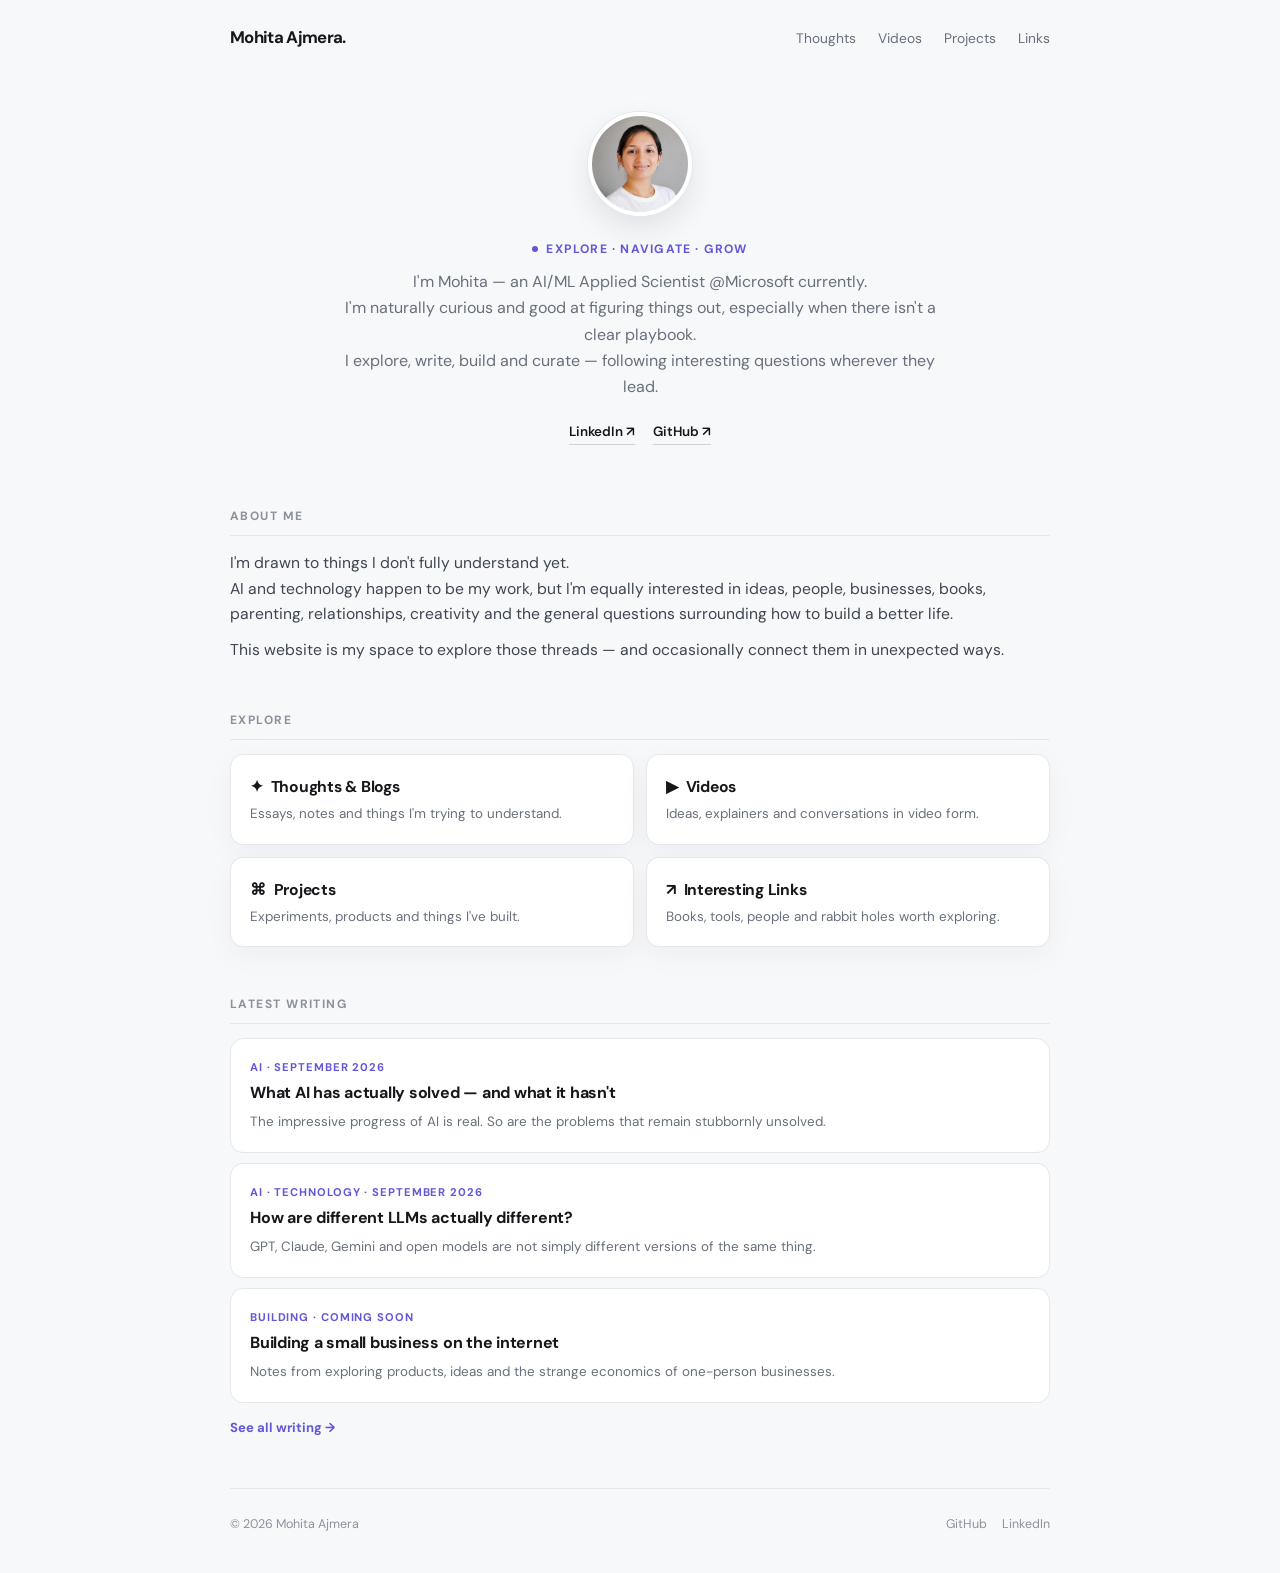
<file: index.html>
<!DOCTYPE html>
<html lang="en">
<head>
<meta charset="UTF-8">
<meta name="viewport" content="width=device-width, initial-scale=1.0">
<title>Mohita — AI, Ideas & Building</title>
<meta name="description" content="Mohita's personal corner of the internet — AI, technology, ideas, projects, writing and interesting things.">
<link rel="stylesheet" href="style.css">
</head>
<body>
<div class="container">
  <nav class="site-nav">
    <a class="logo" href="index.html">Mohita Ajmera.</a>
    <div class="nav-links">
      <a href="thoughts.html">Thoughts</a>
      <a href="videos.html">Videos</a>
      <a href="projects.html">Projects</a>
      <a href="links.html">Links</a>
    </div>
  </nav>

  <header class="hero">
    <img src="assets/mohita.png" alt="Mohita" class="profile-photo">
    <div class="eyebrow">Explore · Navigate · Grow</div>
    <p class="hero-bio">
      I'm Mohita — an AI/ML Applied Scientist @Microsoft currently. <br> I'm naturally curious and good at figuring things out, 
      especially when there isn't a clear playbook. <br> I explore, write, build and curate — following interesting questions wherever they lead.
    </p>
    <div class="socials">
      <a href="https://www.linkedin.com/in/mohita55/" target="_blank" rel="noopener">LinkedIn ↗</a>
      <a href="https://github.com/mohita-ajmera" target="_blank" rel="noopener">GitHub ↗</a>
    </div>
  </header>

  <section class="section">
    <div class="section-title">About me</div>
    <div class="about-text">
      <p>I'm drawn to things I don't fully understand yet. <br> AI and technology happen to be my work, but I'm equally interested in ideas, 
        people, businesses, books, parenting, relationships, creativity and the general questions surrounding how to build a better life.<br>
</p>
      <p>This website is my space to explore those threads — and occasionally connect them in unexpected ways.
</p>
    </div>
  </section>

  <section class="section">
    <div class="section-title">Explore</div>
    <div class="grid">
      <a class="card" href="thoughts.html"><h3><span class="icon">✦</span> Thoughts & Blogs</h3><p>Essays, notes and things I'm trying to understand.</p></a>
      <a class="card" href="videos.html"><h3><span class="icon">▶</span> Videos</h3><p>Ideas, explainers and conversations in video form.</p></a>
      <a class="card" href="projects.html"><h3><span class="icon">⌘</span> Projects</h3><p>Experiments, products and things I've built.</p></a>
      <a class="card" href="links.html"><h3><span class="icon">↗</span> Interesting Links</h3><p>Books, tools, people and rabbit holes worth exploring.</p></a>
    </div>
  </section>

  <section class="section">
    <div class="section-title">Latest writing</div>
    <a class="blog-item" href="thoughts.html#ai-solved">
      <div class="blog-meta">AI · September 2026</div>
      <h3>What AI has actually solved — and what it hasn't</h3>
      <p>The impressive progress of AI is real. So are the problems that remain stubbornly unsolved.</p>
    </a>
    <a class="blog-item" href="thoughts.html#llms">
      <div class="blog-meta">AI · Technology · September 2026</div>
      <h3>How are different LLMs actually different?</h3>
      <p>GPT, Claude, Gemini and open models are not simply different versions of the same thing.</p>
    </a>
    <a class="blog-item" href="thoughts.html#building">
      <div class="blog-meta">Building · Coming soon</div>
      <h3>Building a small business on the internet</h3>
      <p>Notes from exploring products, ideas and the strange economics of one-person businesses.</p>
    </a>
    <a class="see-all" href="thoughts.html">See all writing →</a>
  </section>

  <footer class="footer">
    <div>© 2026 Mohita Ajmera</div>
    <div class="footer-links">
      <a href="https://github.com/" target="_blank" rel="noopener">GitHub</a>
      <a href="https://www.linkedin.com/" target="_blank" rel="noopener">LinkedIn</a>
    </div>
  </footer>
</div>
</body>
</html>
</file>
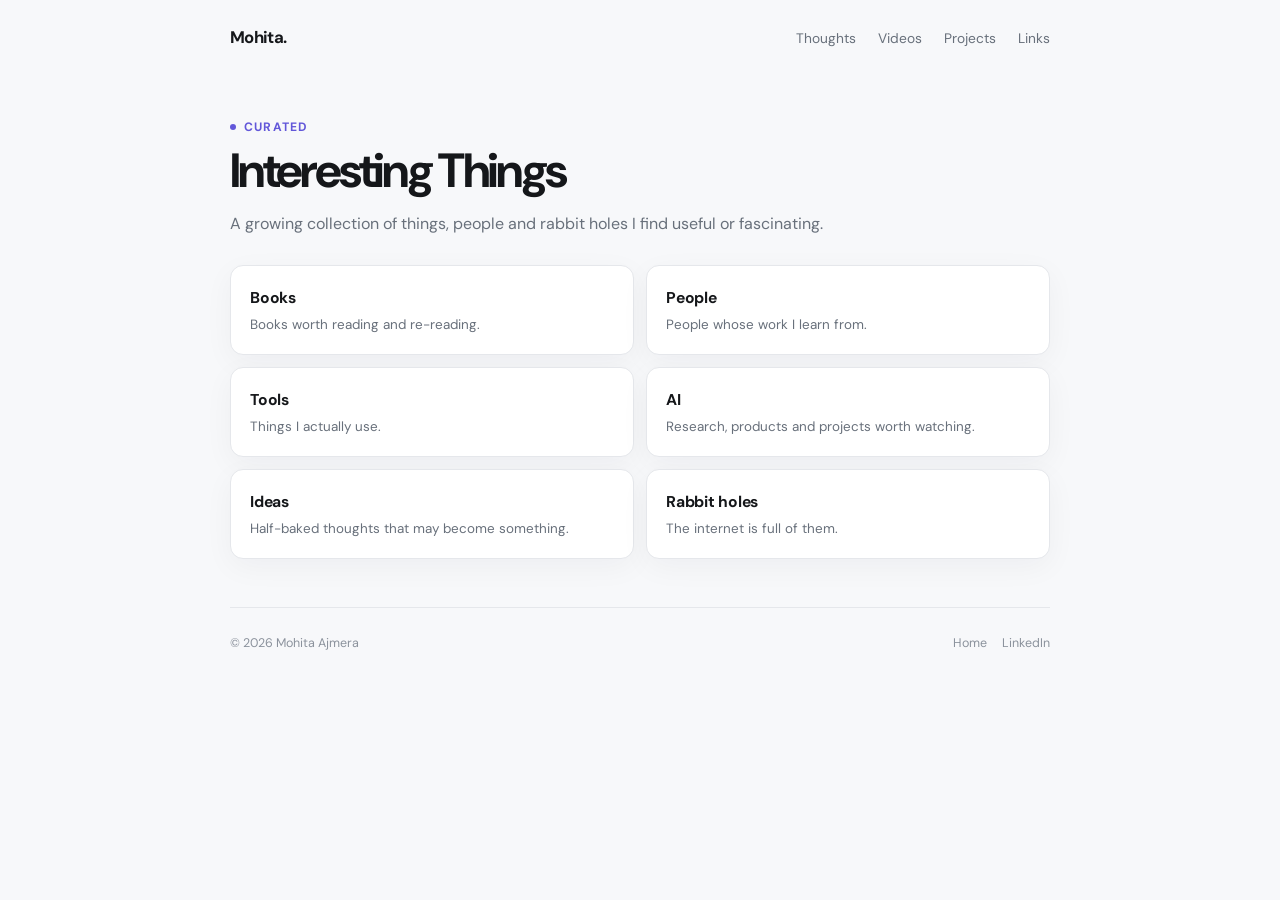
<file: links.html>
<!DOCTYPE html>
<html lang="en"><head><meta charset="UTF-8"><meta name="viewport" content="width=device-width, initial-scale=1.0"><title>Links — Mohita</title><link rel="stylesheet" href="style.css"></head>
<body><div class="container">
<nav class="site-nav"><a class="logo" href="index.html">Mohita.</a><div class="nav-links"><a href="thoughts.html">Thoughts</a><a href="videos.html">Videos</a><a href="projects.html">Projects</a><a href="links.html">Links</a></div></nav>
<header class="page-header"><div class="eyebrow">Curated</div><h1>Interesting Things</h1><p>A growing collection of things, people and rabbit holes I find useful or fascinating.</p></header>
<section class="section"><div class="grid">
<a class="card" href="#"><h3>Books</h3><p>Books worth reading and re-reading.</p></a>
<a class="card" href="#"><h3>People</h3><p>People whose work I learn from.</p></a>
<a class="card" href="#"><h3>Tools</h3><p>Things I actually use.</p></a>
<a class="card" href="#"><h3>AI</h3><p>Research, products and projects worth watching.</p></a>
<a class="card" href="#"><h3>Ideas</h3><p>Half-baked thoughts that may become something.</p></a>
<a class="card" href="#"><h3>Rabbit holes</h3><p>The internet is full of them.</p></a>
</div></section>
<footer class="footer"><div>© 2026 Mohita Ajmera</div><div class="footer-links"><a href="index.html">Home</a><a href="https://www.linkedin.com/" target="_blank">LinkedIn</a></div></footer>
</div></body></html>
</file>
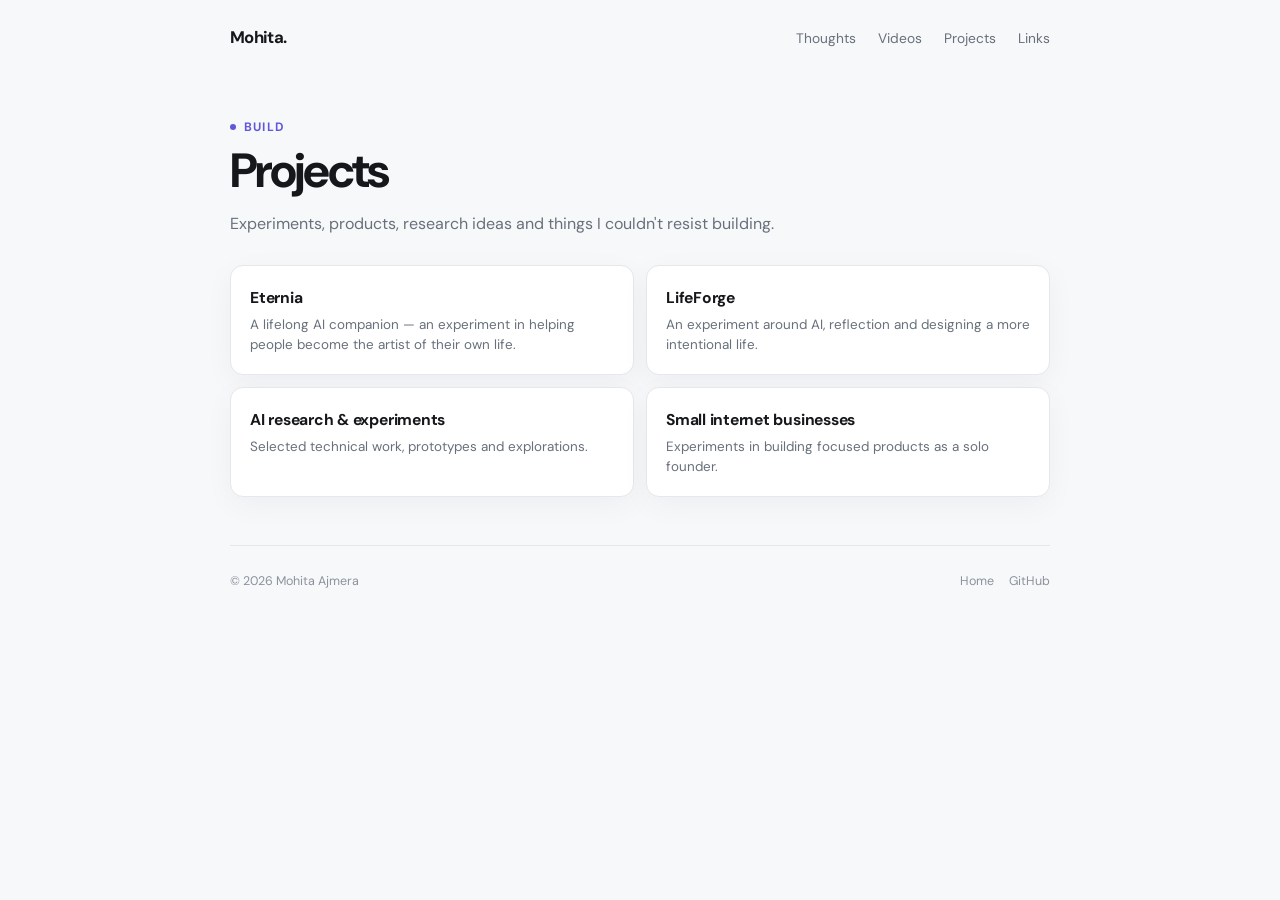
<file: projects.html>
<!DOCTYPE html>
<html lang="en"><head><meta charset="UTF-8"><meta name="viewport" content="width=device-width, initial-scale=1.0"><title>Projects — Mohita</title><link rel="stylesheet" href="style.css"></head>
<body><div class="container">
<nav class="site-nav"><a class="logo" href="index.html">Mohita.</a><div class="nav-links"><a href="thoughts.html">Thoughts</a><a href="videos.html">Videos</a><a href="projects.html">Projects</a><a href="links.html">Links</a></div></nav>
<header class="page-header"><div class="eyebrow">Build</div><h1>Projects</h1><p>Experiments, products, research ideas and things I couldn't resist building.</p></header>
<section class="section"><div class="grid">
<a class="card" href="#"><h3>Eternia</h3><p>A lifelong AI companion — an experiment in helping people become the artist of their own life.</p></a>
<a class="card" href="#"><h3>LifeForge</h3><p>An experiment around AI, reflection and designing a more intentional life.</p></a>
<a class="card" href="#"><h3>AI research & experiments</h3><p>Selected technical work, prototypes and explorations.</p></a>
<a class="card" href="#"><h3>Small internet businesses</h3><p>Experiments in building focused products as a solo founder.</p></a>
</div></section>
<footer class="footer"><div>© 2026 Mohita Ajmera</div><div class="footer-links"><a href="index.html">Home</a><a href="https://github.com/" target="_blank">GitHub</a></div></footer>
</div></body></html>
</file>
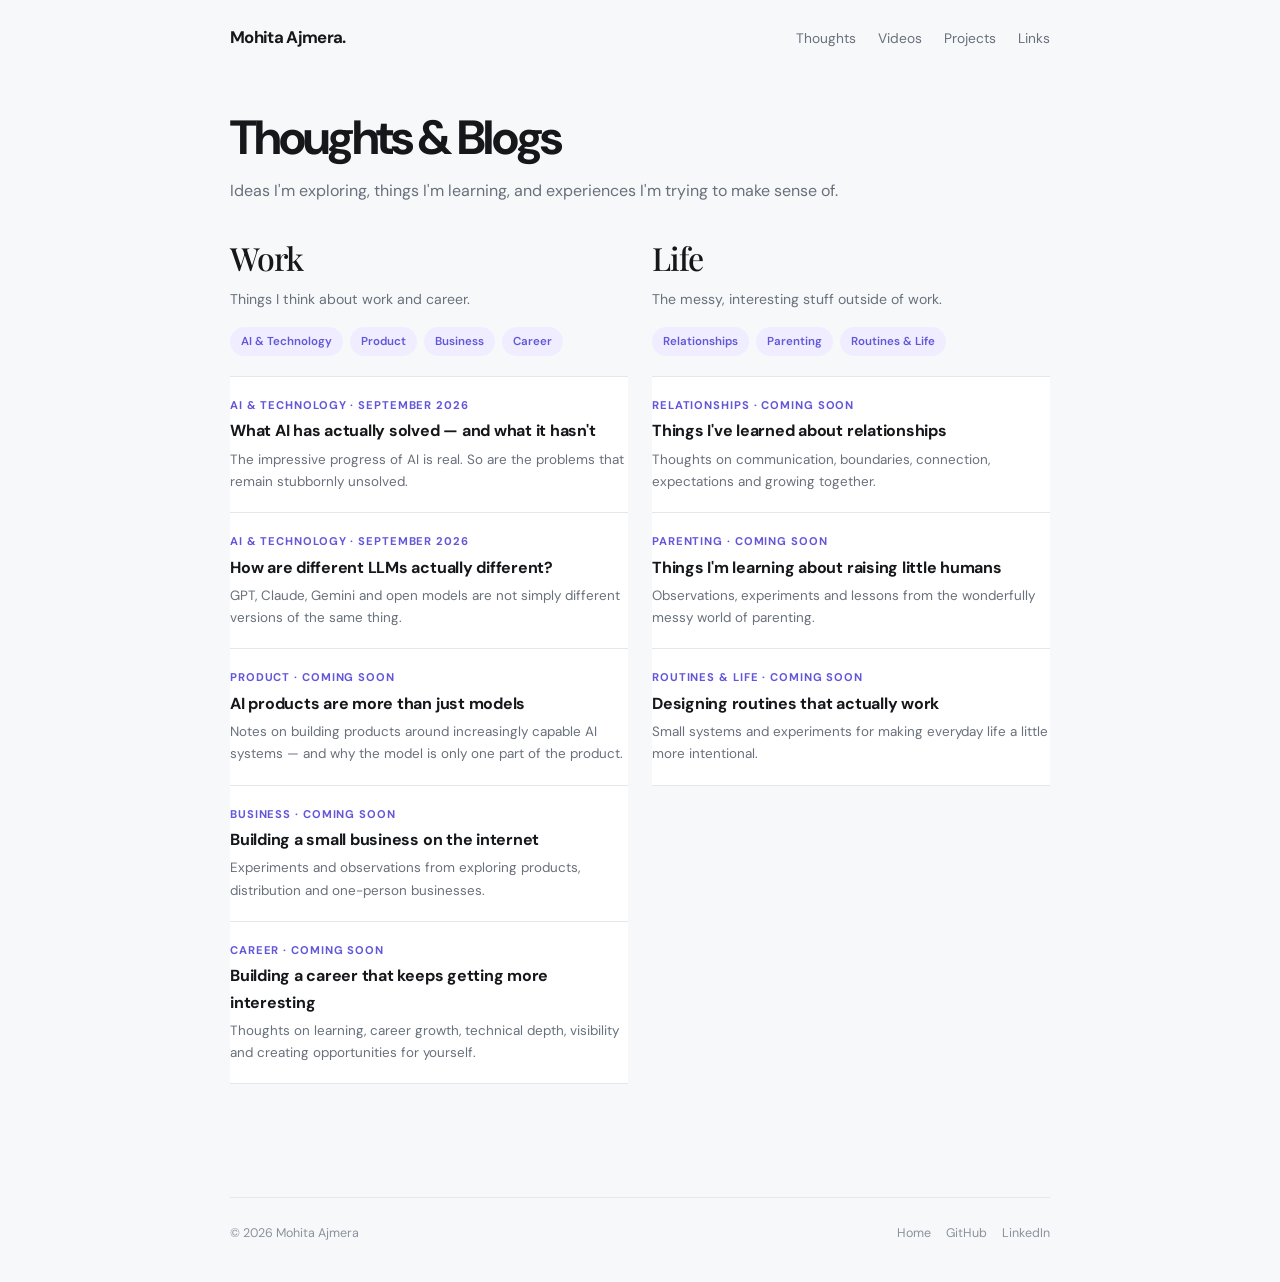
<file: thoughts.html>
<!DOCTYPE html>
<html lang="en">

<head>
  <meta charset="UTF-8">
  <meta name="viewport" content="width=device-width, initial-scale=1.0">

  <title>Thoughts & Blogs — Mohita Ajmera</title>

  <meta
    name="description"
    content="Mohita's thoughts and writing on AI, technology, product, business, career, relationships, parenting and everyday life."
  >

  <link rel="stylesheet" href="style.css">
</head>

<body>

  <div class="container">

    <!-- Navigation -->

    <nav class="site-nav">

      <a class="logo" href="index.html">
        Mohita Ajmera.
      </a>

      <div class="nav-links">
        <a href="thoughts.html">Thoughts</a>
        <a href="videos.html">Videos</a>
        <a href="projects.html">Projects</a>
        <a href="links.html">Links</a>
      </div>

    </nav>


    <!-- Page Header -->

    <header class="page-header">

      <h1>
        Thoughts & Blogs
      </h1>

      <p>
        Ideas I'm exploring, things I'm learning, and experiences
        I'm trying to make sense of.
      </p>

    </header>


    <!-- Work + Life -->

    <section class="section">

      <div class="thoughts-grid">


        <!-- =========================
             WORK
             ========================= -->

        <div class="thoughts-group">

          <div class="thoughts-group-header">

            <h2>
              Work
            </h2>

            <p>
              Things I think about work and career.
            </p>

          </div>


          <!-- Categories -->

          <div class="category-tags">

            <span>AI & Technology</span>
            <span>Product</span>
            <span>Business</span>
            <span>Career</span>

          </div>


          <!-- Posts -->

          <div class="posts">


            <a
              class="blog-item"
              id="ai-solved"
              href="#"
            >

              <div class="blog-meta">
                AI & Technology · September 2026
              </div>

              <h3>
                What AI has actually solved — and what it hasn't
              </h3>

              <p>
                The impressive progress of AI is real. So are the
                problems that remain stubbornly unsolved.
              </p>

            </a>


            <a
              class="blog-item"
              id="llms"
              href="#"
            >

              <div class="blog-meta">
                AI & Technology · September 2026
              </div>

              <h3>
                How are different LLMs actually different?
              </h3>

              <p>
                GPT, Claude, Gemini and open models are not simply
                different versions of the same thing.
              </p>

            </a>


            <a
              class="blog-item"
              id="ai-products"
              href="#"
            >

              <div class="blog-meta">
                Product · Coming soon
              </div>

              <h3>
                AI products are more than just models
              </h3>

              <p>
                Notes on building products around increasingly
                capable AI systems — and why the model is only
                one part of the product.
              </p>

            </a>


            <a
              class="blog-item"
              id="small-business"
              href="#"
            >

              <div class="blog-meta">
                Business · Coming soon
              </div>

              <h3>
                Building a small business on the internet
              </h3>

              <p>
                Experiments and observations from exploring
                products, distribution and one-person businesses.
              </p>

            </a>


            <a
              class="blog-item"
              id="career"
              href="#"
            >

              <div class="blog-meta">
                Career · Coming soon
              </div>

              <h3>
                Building a career that keeps getting more interesting
              </h3>

              <p>
                Thoughts on learning, career growth, technical depth,
                visibility and creating opportunities for yourself.
              </p>

            </a>


          </div>

        </div>



        <!-- =========================
             LIFE
             ========================= -->

        <div class="thoughts-group">

          <div class="thoughts-group-header">

            <h2>
              Life
            </h2>

            <p>
              The messy, interesting stuff outside of work.
            </p>

          </div>


          <!-- Categories -->

          <div class="category-tags">

            <span>Relationships</span>
            <span>Parenting</span>
            <span>Routines & Life</span>

          </div>


          <!-- Posts -->

          <div class="posts">


            <a
              class="blog-item"
              id="relationships"
              href="#"
            >

              <div class="blog-meta">
                Relationships · Coming soon
              </div>

              <h3>
                Things I've learned about relationships
              </h3>

              <p>
                Thoughts on communication, boundaries, connection,
                expectations and growing together.
              </p>

            </a>


            <a
              class="blog-item"
              id="parenting"
              href="#"
            >

              <div class="blog-meta">
                Parenting · Coming soon
              </div>

              <h3>
                Things I'm learning about raising little humans
              </h3>

              <p>
                Observations, experiments and lessons from the
                wonderfully messy world of parenting.
              </p>

            </a>


            <a
              class="blog-item"
              id="routines"
              href="#"
            >

              <div class="blog-meta">
                Routines & Life · Coming soon
              </div>

              <h3>
                Designing routines that actually work
              </h3>

              <p>
                Small systems and experiments for making everyday
                life a little more intentional.
              </p>

            </a>


          </div>

        </div>

      </div>

    </section>


    <!-- Footer -->

    <footer class="footer">

      <div>
        © 2026 Mohita Ajmera
      </div>

      <div class="footer-links">

        <a href="index.html">
          Home
        </a>

        <a
          href="https://github.com/"
          target="_blank"
          rel="noopener"
        >
          GitHub
        </a>

        <a
          href="https://www.linkedin.com/"
          target="_blank"
          rel="noopener"
        >
          LinkedIn
        </a>

      </div>

    </footer>

  </div>

</body>

</html>
</file>
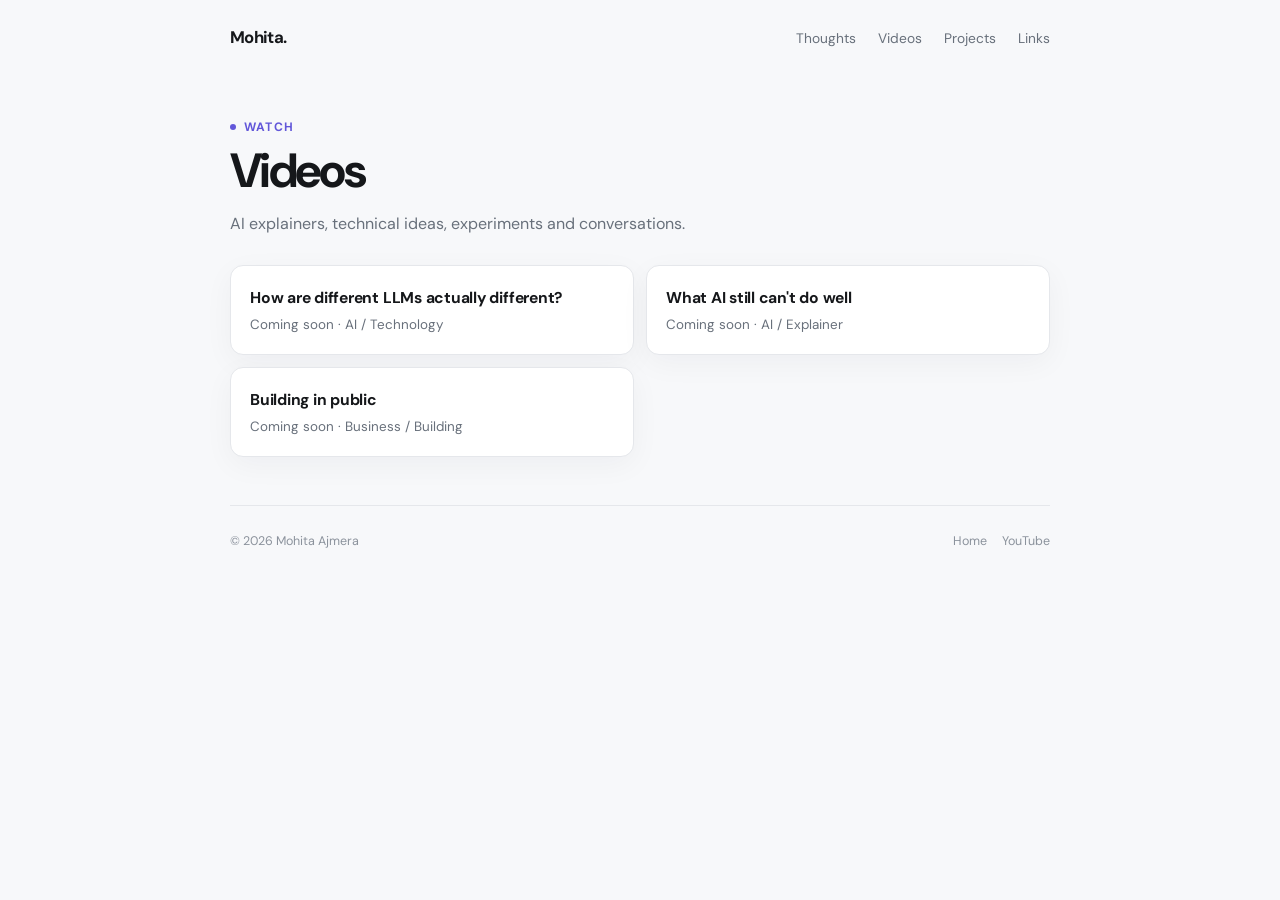
<file: videos.html>
<!DOCTYPE html>
<html lang="en"><head><meta charset="UTF-8"><meta name="viewport" content="width=device-width, initial-scale=1.0"><title>Videos — Mohita</title><link rel="stylesheet" href="style.css"></head>
<body><div class="container">
<nav class="site-nav"><a class="logo" href="index.html">Mohita.</a><div class="nav-links"><a href="thoughts.html">Thoughts</a><a href="videos.html">Videos</a><a href="projects.html">Projects</a><a href="links.html">Links</a></div></nav>
<header class="page-header"><div class="eyebrow">Watch</div><h1>Videos</h1><p>AI explainers, technical ideas, experiments and conversations.</p></header>
<section class="section"><div class="grid">
<a class="card" href="#"><h3>How are different LLMs actually different?</h3><p>Coming soon · AI / Technology</p></a>
<a class="card" href="#"><h3>What AI still can't do well</h3><p>Coming soon · AI / Explainer</p></a>
<a class="card" href="#"><h3>Building in public</h3><p>Coming soon · Business / Building</p></a>
</div></section>
<footer class="footer"><div>© 2026 Mohita Ajmera</div><div class="footer-links"><a href="index.html">Home</a><a href="https://www.youtube.com/" target="_blank">YouTube</a></div></footer>
</div></body></html>
</file>
<file: style.css>
@import url('https://fonts.googleapis.com/css2?family=DM+Sans:wght@400;500;600;700&family=Playfair+Display:wght@500;600&display=swap');

:root {
  --bg: #f7f8fa;
  --card: #ffffff;
  --text: #15171a;
  --muted: #68707b;
  --soft: #8b929c;
  --primary: #6257d9;
  --primary-soft: #efedff;
  --border: #e5e7eb;
  --shadow: 0 8px 30px rgba(20, 25, 35, .045);
  --max: 820px;
}

* { box-sizing: border-box; margin: 0; padding: 0; }
html { scroll-behavior: smooth; }
body {
  background: var(--bg);
  color: var(--text);
  font-family: "DM Sans", sans-serif;
  line-height: 1.65;
  -webkit-font-smoothing: antialiased;
}
a { color: inherit; text-decoration: none; }
img { max-width: 100%; display: block; }

.container { width: min(var(--max), calc(100% - 36px)); margin: 0 auto; }

.site-nav {
  display: flex;
  align-items: center;
  justify-content: space-between;
  padding: 24px 0 18px;
}
.logo { font-weight: 700; letter-spacing: -.04em; font-size: 1.05rem; }
.nav-links { display: flex; gap: 22px; color: var(--muted); font-size: .86rem; }
.nav-links a:hover, .footer-links a:hover { color: var(--primary); }

.hero { text-align: center; padding: 42px 0 62px; }
.profile-photo {
  width: 104px; height: 104px; object-fit: cover; object-position: center 25%;
  border-radius: 50%; margin: 0 auto 18px;
  border: 4px solid #fff;
  box-shadow: 0 0 0 1px var(--border), 0 12px 28px rgba(30,35,45,.10);
}
.eyebrow {
  display: inline-flex; align-items: center; gap: 8px;
  color: var(--primary); font-weight: 700; font-size: .76rem;
  text-transform: uppercase; letter-spacing: .1em; margin-bottom: 10px;
}
.eyebrow::before {
  content: ""; width: 6px; height: 6px; border-radius: 50%; background: var(--primary);
}
h1 {
  font-size: clamp(2.35rem, 6vw, 3.6rem);
  line-height: 1.08; letter-spacing: -.055em; margin-bottom: 14px;
}
.hero h1 span { font-family: "Playfair Display", serif; font-weight: 500; }
.hero-bio { max-width: 610px; margin: 0 auto; color: var(--muted); font-size: 1rem; }
.socials { display: flex; justify-content: center; gap: 18px; margin-top: 20px; font-size: .84rem; font-weight: 600; }
.socials a { border-bottom: 1px solid #cfd2d8; padding-bottom: 1px; }
.socials a:hover { color: var(--primary); border-color: var(--primary); }

.section { margin-bottom: 48px; }
.section-title {
  font-size: .75rem; font-weight: 700; text-transform: uppercase;
  letter-spacing: .12em; color: var(--soft);
  padding-bottom: 8px; border-bottom: 1px solid var(--border); margin-bottom: 14px;
}
.about-text { color: #3f4650; font-size: .98rem; }
.about-text p + p { margin-top: 10px; }

.grid { display: grid; grid-template-columns: 1fr 1fr; gap: 12px; }
.card {
  background: var(--card); border: 1px solid var(--border); border-radius: 13px;
  padding: 19px; box-shadow: var(--shadow);
  transition: transform .2s ease, border-color .2s ease, box-shadow .2s ease;
}
.card:hover { transform: translateY(-3px); border-color: #c9c4f4; box-shadow: 0 14px 34px rgba(30,35,45,.07); }
.card h3 { font-size: .98rem; margin-bottom: 4px; letter-spacing: -.015em; }
.card p { color: var(--muted); font-size: .84rem; line-height: 1.5; }
.card .icon { font-size: 1rem; margin-right: 4px; }

.blog-item {
  display: block; background: var(--card); border: 1px solid var(--border);
  border-radius: 13px; padding: 19px; margin-bottom: 10px;
  transition: transform .2s ease, border-color .2s ease;
}
.blog-item:hover { transform: translateY(-2px); border-color: #c9c4f4; }
.blog-meta { color: var(--primary); font-size: .7rem; font-weight: 700; text-transform: uppercase; letter-spacing: .08em; }
.blog-item h3 { font-size: 1rem; margin: 4px 0; letter-spacing: -.015em; }
.blog-item p { color: var(--muted); font-size: .84rem; }
.see-all { display: inline-block; margin-top: 4px; color: var(--primary); font-size: .82rem; font-weight: 700; }

.footer {
  border-top: 1px solid var(--border); padding: 25px 0 38px;
  display: flex; justify-content: space-between; gap: 15px; color: var(--soft); font-size: .78rem;
}
.footer-links { display: flex; gap: 15px; }

.page-header { padding: 42px 0 28px; }
.page-header .eyebrow { margin-bottom: 8px; }
.page-header h1 { font-size: clamp(2rem, 5vw, 3rem); }
.page-header p { color: var(--muted); max-width: 620px; margin-top: 8px; }

@media (max-width: 620px) {
  .container { width: min(var(--max), calc(100% - 28px)); }
  .nav-links { gap: 12px; font-size: .78rem; }
  .nav-links a:nth-child(4) { display: none; }
  .hero { padding-top: 32px; }
  .grid { grid-template-columns: 1fr; }
  .footer { flex-direction: column; }
}

/* ================================
   THOUGHTS & BLOGS PAGE
   ================================ */

.thoughts-group {
  margin-bottom: 65px;
}

.thoughts-group-header {
  margin-bottom: 16px;
}

.thoughts-group-header h2 {
  font-family: "Playfair Display", serif;
  font-size: 2rem;
  font-weight: 500;
  letter-spacing: -0.03em;
  margin-bottom: 3px;
}

.thoughts-group-header p {
  color: var(--muted);
  font-size: 0.88rem;
}


/* Category pills */

.category-tags {
  display: flex;
  flex-wrap: wrap;
  gap: 7px;
  margin-bottom: 20px;
}

.category-tags span {
  background: var(--primary-soft);
  color: var(--primary);
  border-radius: 100px;
  padding: 5px 11px;
  font-size: 0.72rem;
  font-weight: 600;
}


/* Posts */

.posts {
  border-top: 1px solid var(--border);
}

.posts .blog-item {
  border-left: 0;
  border-right: 0;
  border-top: 0;
  border-radius: 0;
  box-shadow: none;
  margin-bottom: 0;
  padding-left: 0;
  padding-right: 0;
}

.posts .blog-item:hover {
  transform: none;
  padding-left: 7px;
}

.thoughts-grid {
  display: grid;
  grid-template-columns: 1fr 1fr;
  gap: 24px;
  align-items: start;
}

@media (max-width: 700px) {
  .thoughts-grid {
    grid-template-columns: 1fr;
    gap: 18px;
  }
}
</file>
